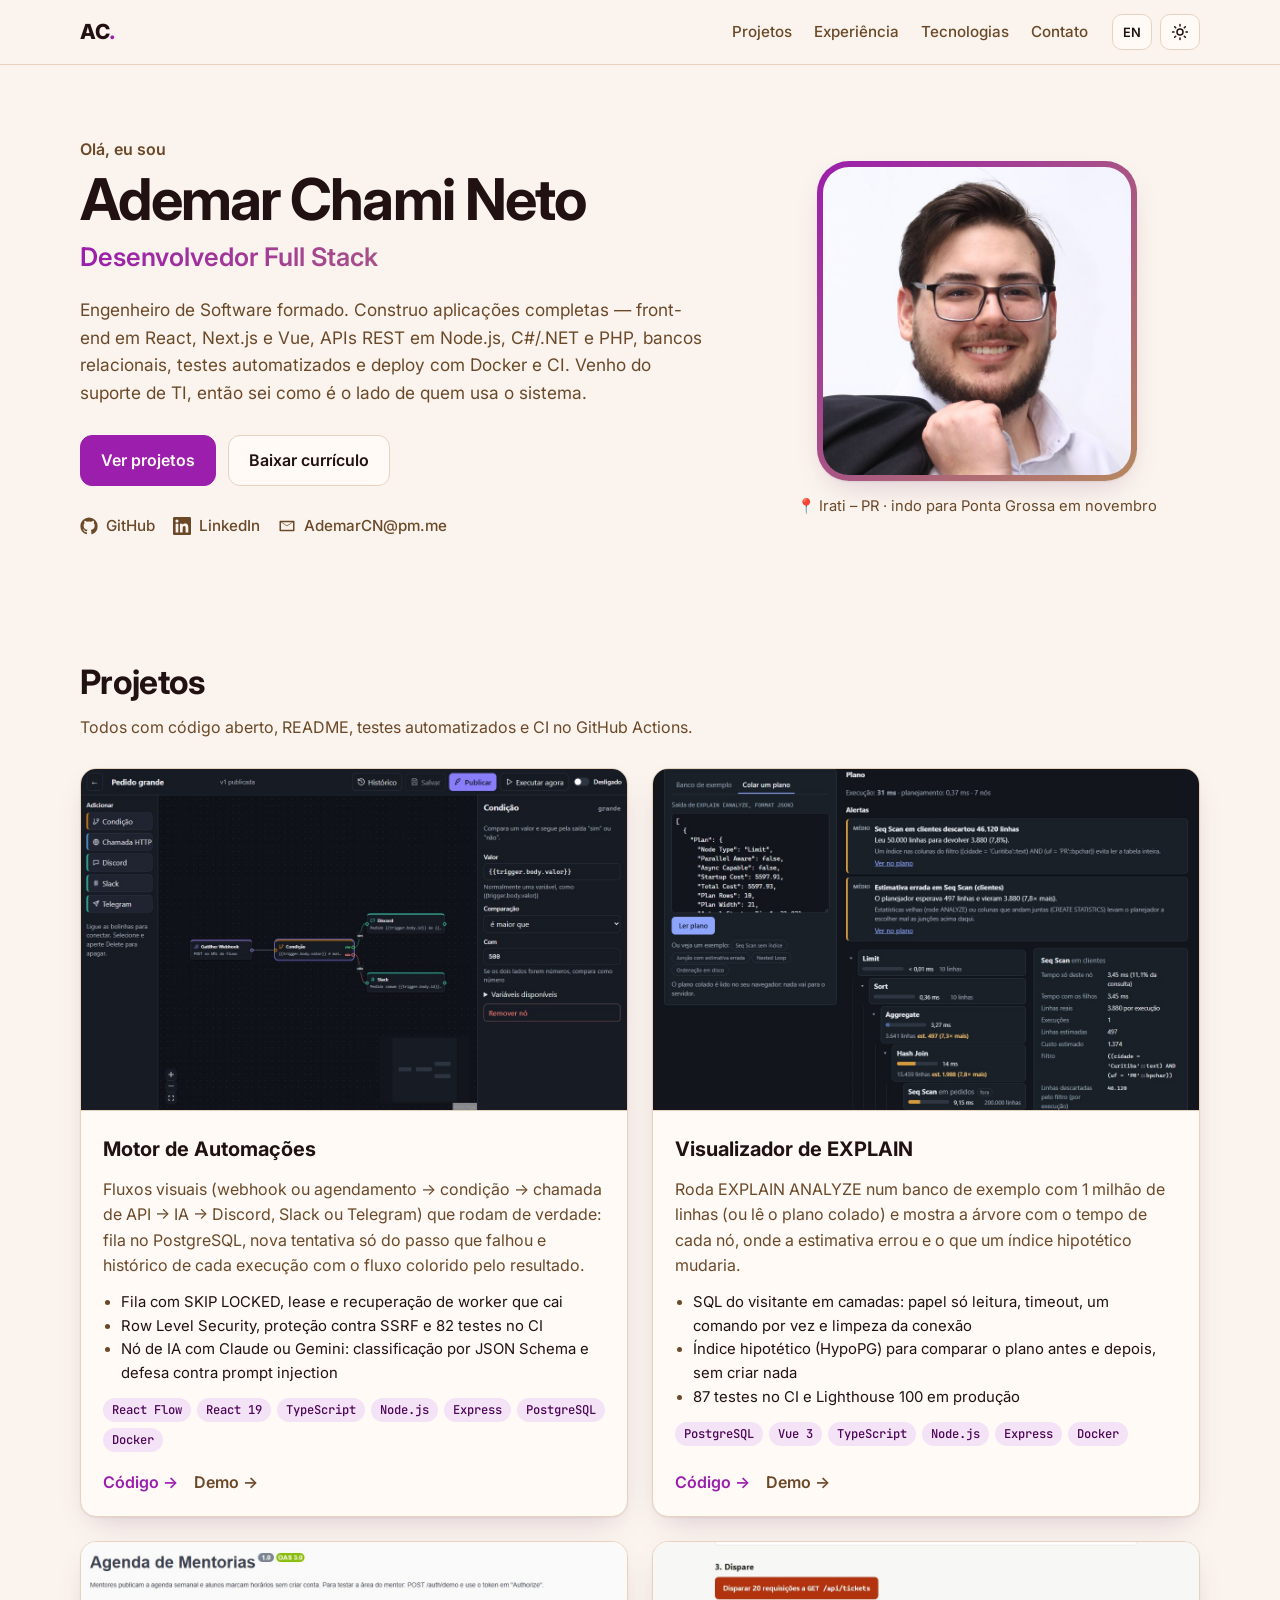
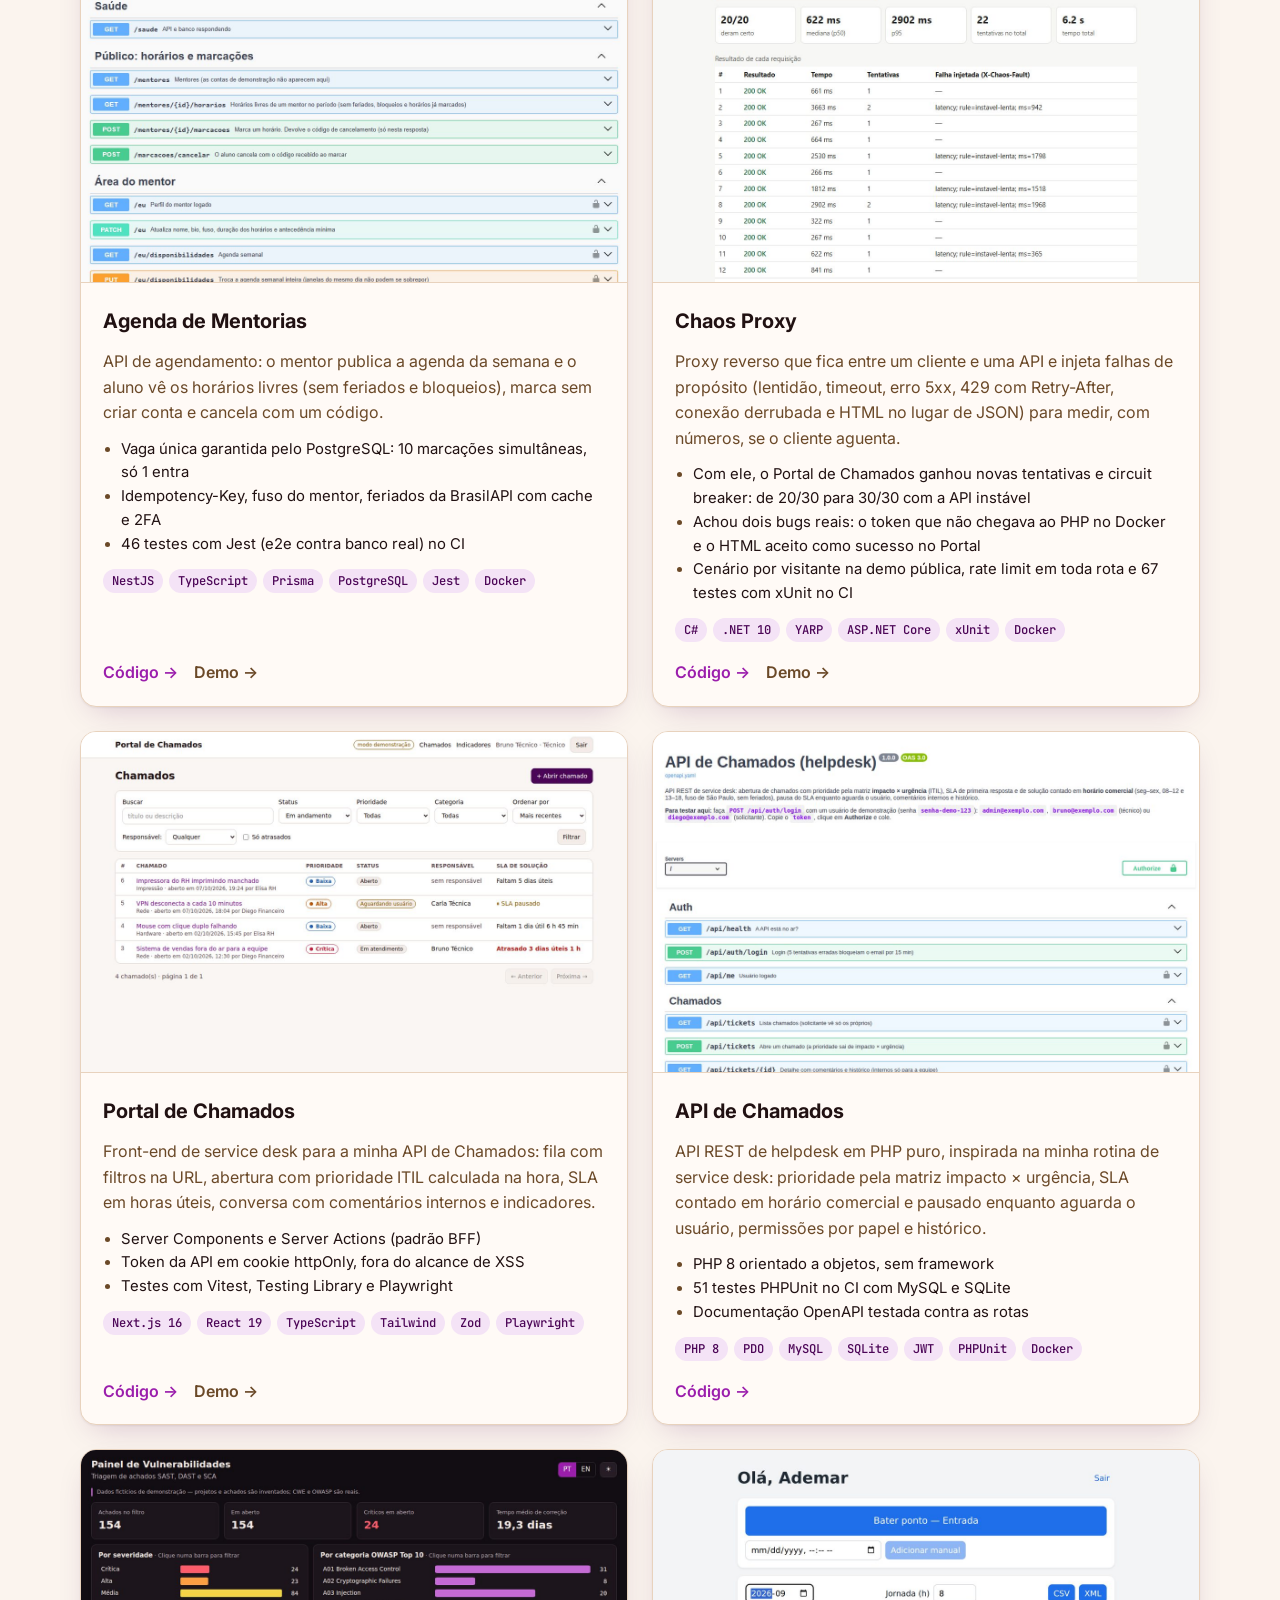
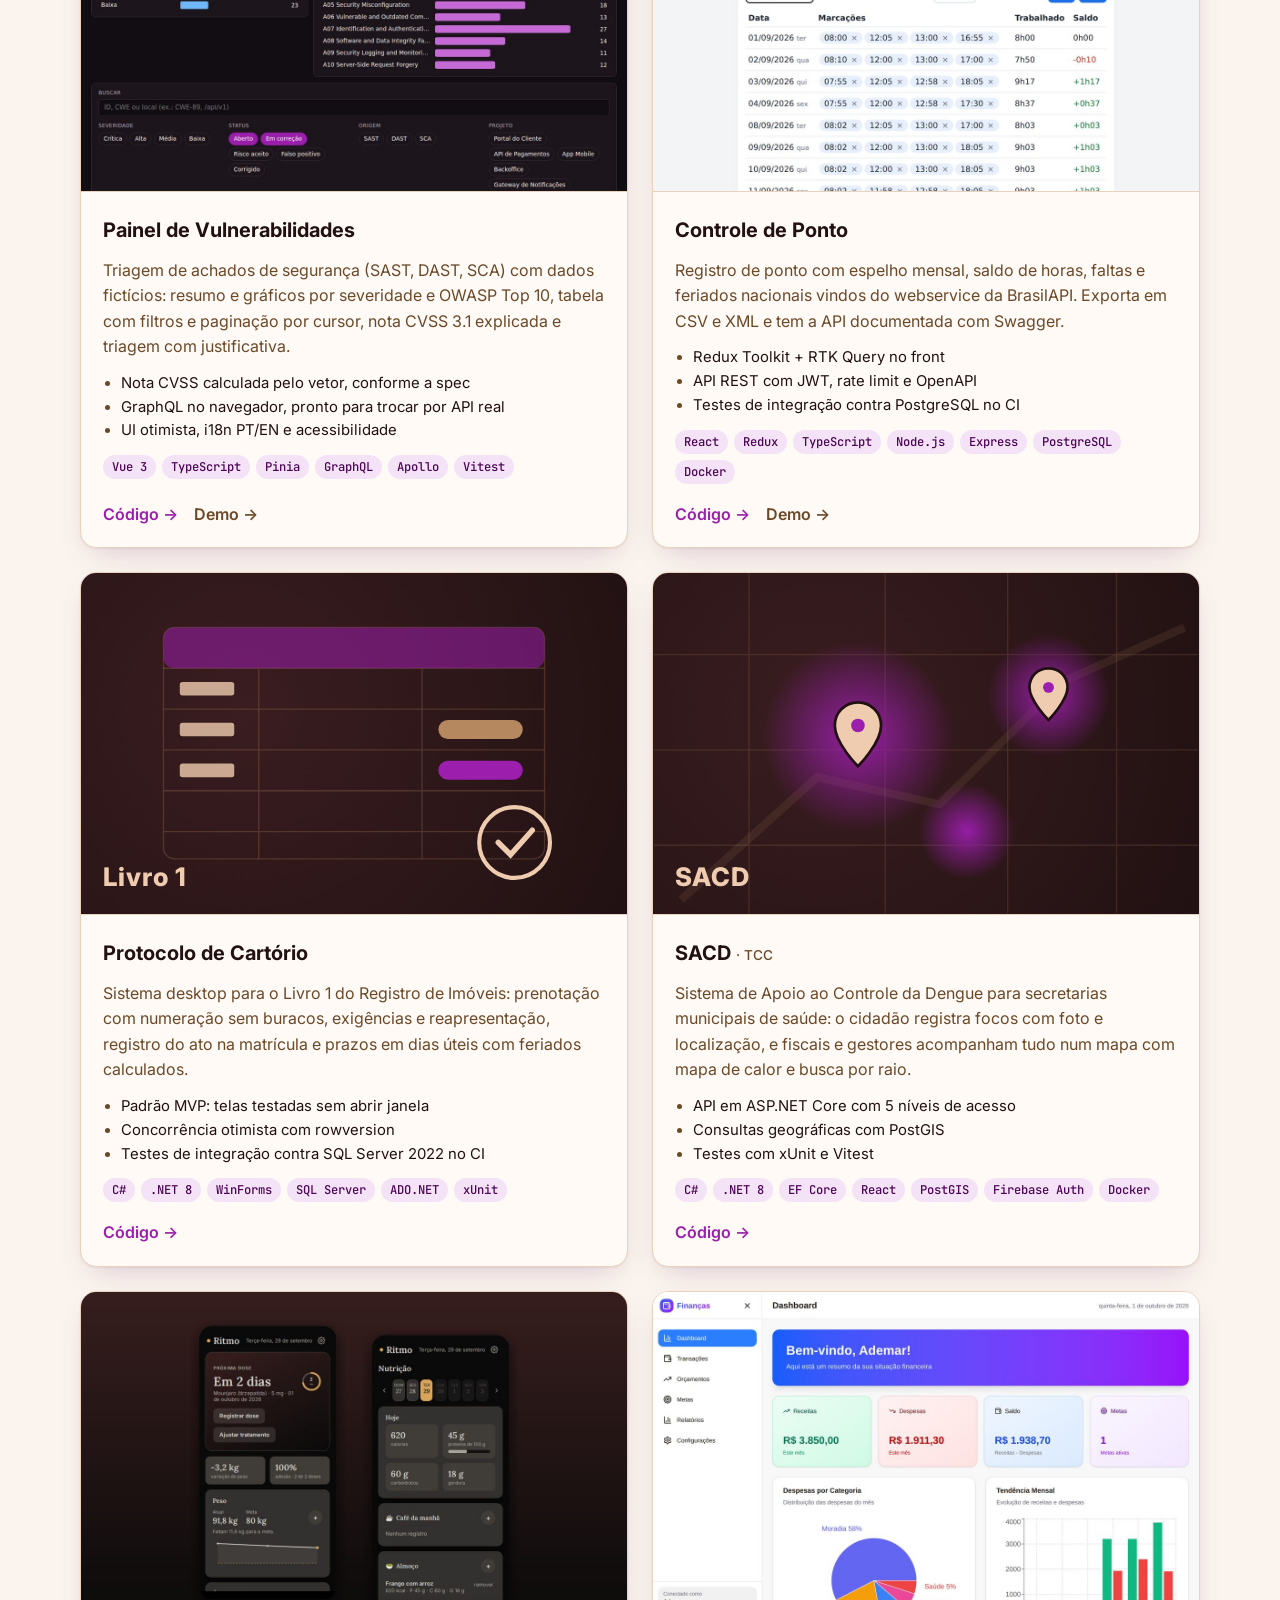
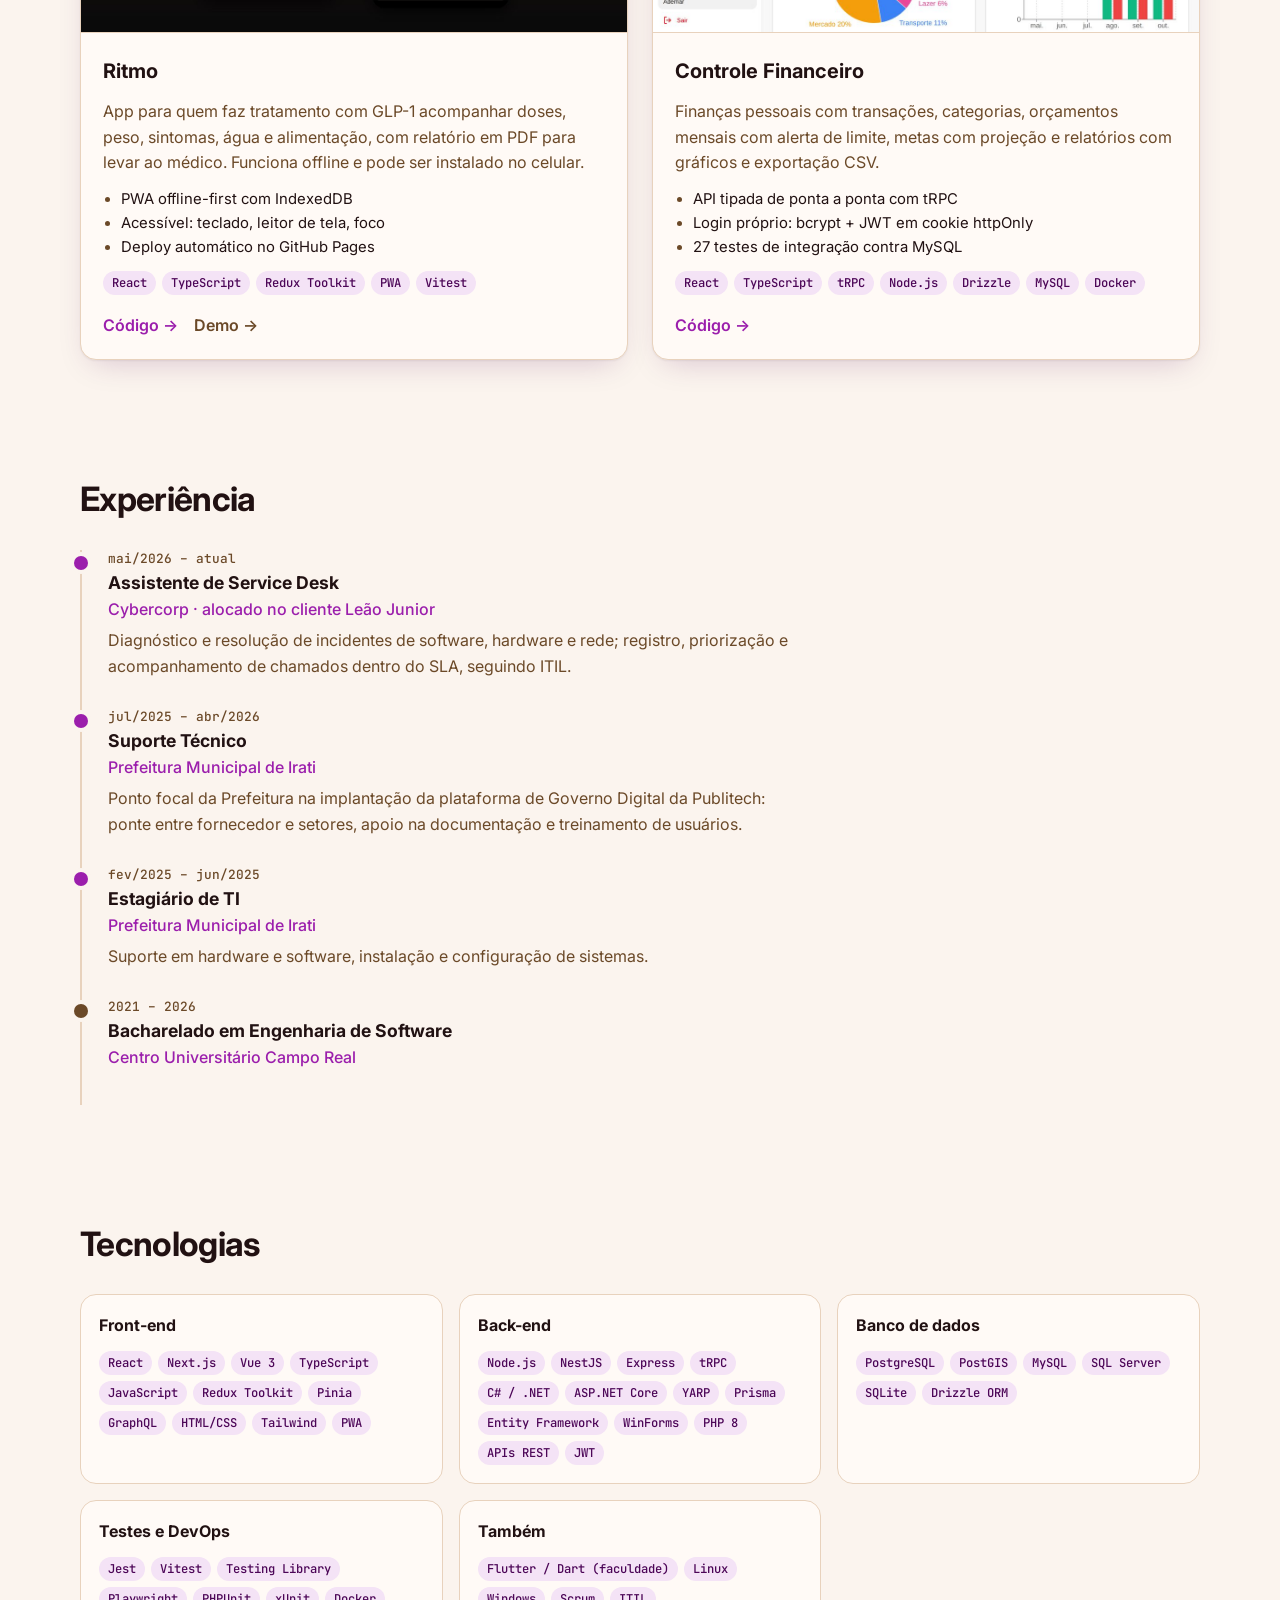
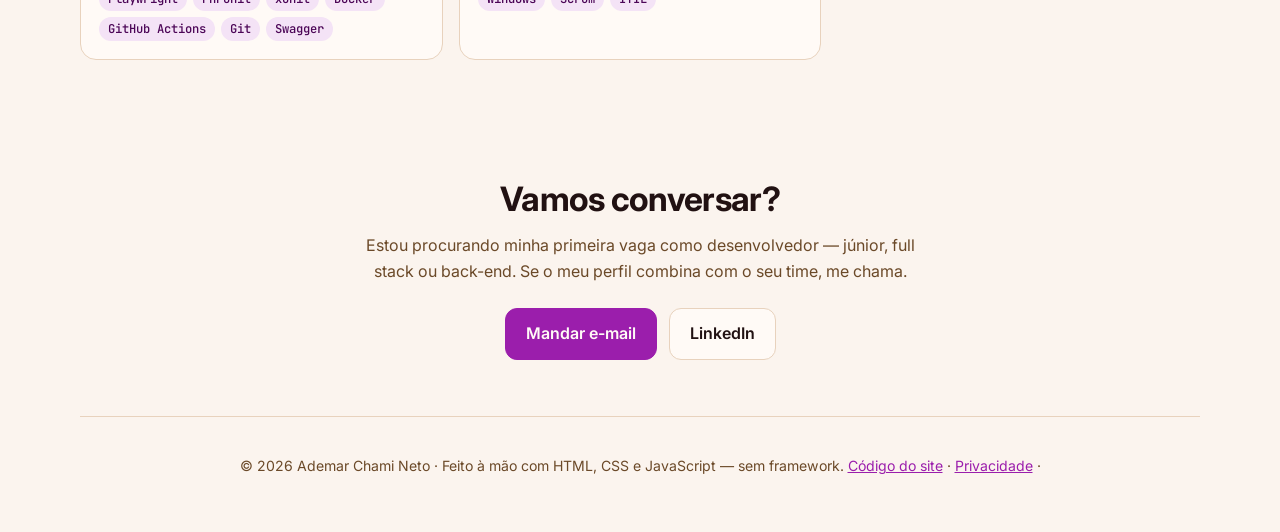
<file: index.html>
<!doctype html>
<html lang="pt-BR">
<head>
  <meta charset="UTF-8" />
  <meta name="viewport" content="width=device-width, initial-scale=1" />
  <title>Ademar Chami Neto — Desenvolvedor Full Stack</title>
  <meta name="description" content="Portfólio de Ademar Chami Neto, desenvolvedor full stack (React, Next.js, Vue, Node.js, C#/.NET, PHP e PostgreSQL). Projetos com código, testes e demos online." />
  <meta name="author" content="Ademar Chami Neto" />
  <meta name="robots" content="index, follow, max-image-preview:large" />
  <link rel="canonical" href="https://ademarchamineto.github.io/" />
  <!-- Search Console: cole aqui a meta de verificação, ex.:
  <meta name="google-site-verification" content="SEU-CODIGO" /> -->

  <!-- Open Graph / redes sociais -->
  <meta property="og:type" content="website" />
  <meta property="og:site_name" content="Ademar Chami Neto" />
  <meta property="og:locale" content="pt_BR" />
  <meta property="og:locale:alternate" content="en_US" />
  <meta property="og:url" content="https://ademarchamineto.github.io/" />
  <meta property="og:title" content="Ademar Chami Neto — Desenvolvedor Full Stack" />
  <meta property="og:description" content="12 projetos com React, Next.js, Vue, NestJS, Node.js, C#/.NET, PHP e PostgreSQL — com código, testes e demos online." />
  <meta property="og:image" content="https://ademarchamineto.github.io/assets/og-image.jpg" />
  <meta property="og:image:width" content="1200" />
  <meta property="og:image:height" content="630" />
  <meta property="og:image:alt" content="Ademar Chami Neto, desenvolvedor full stack" />
  <meta name="twitter:card" content="summary_large_image" />
  <meta name="twitter:title" content="Ademar Chami Neto — Desenvolvedor Full Stack" />
  <meta name="twitter:description" content="Projetos com código, testes e demos online." />
  <meta name="twitter:image" content="https://ademarchamineto.github.io/assets/og-image.jpg" />

  <!-- Ícones -->
  <meta name="theme-color" content="#211112" />
  <link rel="icon" href="favicon.ico" sizes="48x48" />
  <link rel="icon" href="assets/favicon.svg" type="image/svg+xml" />
  <link rel="apple-touch-icon" href="assets/apple-touch-icon.png" />
  <link rel="manifest" href="manifest.webmanifest" />

  <script type="application/ld+json">
{
  "@context": "https://schema.org",
  "@graph": [
    {
      "@type": "Person",
      "@id": "https://ademarchamineto.github.io/#pessoa",
      "name": "Ademar Chami Neto",
      "url": "https://ademarchamineto.github.io/",
      "image": "https://ademarchamineto.github.io/assets/foto.jpg",
      "jobTitle": "Desenvolvedor Full Stack",
      "email": "mailto:AdemarCN@pm.me",
      "address": {
        "@type": "PostalAddress",
        "addressRegion": "PR",
        "addressCountry": "BR"
      },
      "alumniOf": {
        "@type": "CollegeOrUniversity",
        "name": "Centro Universitário Campo Real"
      },
      "knowsAbout": [
        "React",
        "Next.js",
        "Vue",
        "TypeScript",
        "Node.js",
        "C#",
        ".NET",
        "PHP",
        "PostgreSQL",
        "SQL Server",
        "Docker"
      ],
      "sameAs": [
        "https://github.com/AdemarChamiNeto",
        "https://www.linkedin.com/in/ademar-chami-neto"
      ]
    },
    {
      "@type": "WebSite",
      "@id": "https://ademarchamineto.github.io/#site",
      "url": "https://ademarchamineto.github.io/",
      "name": "Ademar Chami Neto — Portfólio",
      "inLanguage": [
        "pt-BR",
        "en"
      ],
      "author": {
        "@id": "https://ademarchamineto.github.io/#pessoa"
      }
    },
    {
      "@type": "ItemList",
      "name": "Projetos",
      "itemListElement": [
        {
          "@type": "ListItem",
          "position": 1,
          "item": {
            "@type": "SoftwareSourceCode",
            "name": "Motor de Automações",
            "description": "Fluxos de automação visuais em React Flow executados por uma fila no PostgreSQL, com retries, agendamento, RLS por workspace, nó de IA (Claude ou Gemini) e histórico de cada passo.",
            "codeRepository": "https://github.com/AdemarChamiNeto/motor-automacoes",
            "programmingLanguage": [
              "React",
              "TypeScript",
              "Node.js",
              "PostgreSQL"
            ],
            "author": {
              "@id": "https://ademarchamineto.github.io/#pessoa"
            },
            "url": "https://motor-automacoes.onrender.com/"
          }
        },
        {
          "@type": "ListItem",
          "position": 2,
          "item": {
            "@type": "SoftwareSourceCode",
            "name": "Visualizador de EXPLAIN",
            "description": "Visualizador de planos de execução do PostgreSQL: EXPLAIN ANALYZE num banco de exemplo, alertas, tempo próprio de cada nó e índice hipotético (HypoPG).",
            "codeRepository": "https://github.com/AdemarChamiNeto/visualizador-explain",
            "programmingLanguage": [
              "PostgreSQL",
              "Vue",
              "TypeScript",
              "Node.js"
            ],
            "author": {
              "@id": "https://ademarchamineto.github.io/#pessoa"
            },
            "url": "https://visualizador-explain.onrender.com/"
          }
        },
        {
          "@type": "ListItem",
          "position": 3,
          "item": {
            "@type": "SoftwareSourceCode",
            "name": "Agenda de Mentorias",
            "description": "API de agendamento em NestJS + Prisma + PostgreSQL: horários livres sem feriados, marcação sem conta com código de cancelamento, vaga única garantida pelo banco, 2FA e Swagger.",
            "codeRepository": "https://github.com/AdemarChamiNeto/agenda-mentorias",
            "programmingLanguage": [
              "TypeScript",
              "NestJS",
              "Prisma",
              "PostgreSQL"
            ],
            "author": {
              "@id": "https://ademarchamineto.github.io/#pessoa"
            },
            "url": "https://agenda-mentorias.onrender.com/docs"
          }
        },
        {
          "@type": "ListItem",
          "position": 4,
          "item": {
            "@type": "SoftwareSourceCode",
            "name": "Chaos Proxy",
            "description": "Proxy reverso em .NET 10 + YARP que injeta falhas de propósito (lentidão, timeout, 5xx, 429 com Retry-After, conexão derrubada, HTML no lugar de JSON) para medir se o cliente aguenta.",
            "codeRepository": "https://github.com/AdemarChamiNeto/chaos-proxy",
            "programmingLanguage": [
              "C#",
              ".NET",
              "ASP.NET Core",
              "YARP"
            ],
            "author": {
              "@id": "https://ademarchamineto.github.io/#pessoa"
            },
            "url": "https://chaos-proxy.onrender.com/"
          }
        },
        {
          "@type": "ListItem",
          "position": 5,
          "item": {
            "@type": "SoftwareSourceCode",
            "name": "Portal de Chamados",
            "description": "Front-end em Next.js 16 para uma API de help desk, com BFF, cookie httpOnly e testes E2E.",
            "codeRepository": "https://github.com/AdemarChamiNeto/portal-chamados",
            "programmingLanguage": [
              "Next.js",
              "React",
              "TypeScript"
            ],
            "author": {
              "@id": "https://ademarchamineto.github.io/#pessoa"
            },
            "url": "https://portal-chamados-swart.vercel.app/"
          }
        },
        {
          "@type": "ListItem",
          "position": 6,
          "item": {
            "@type": "SoftwareSourceCode",
            "name": "API de Chamados",
            "description": "API REST de help desk em PHP 8 sem framework, com SLA em horas úteis e PHPUnit.",
            "codeRepository": "https://github.com/AdemarChamiNeto/api-chamados",
            "programmingLanguage": [
              "PHP",
              "MySQL",
              "REST"
            ],
            "author": {
              "@id": "https://ademarchamineto.github.io/#pessoa"
            }
          }
        },
        {
          "@type": "ListItem",
          "position": 7,
          "item": {
            "@type": "SoftwareSourceCode",
            "name": "Painel de Vulnerabilidades",
            "description": "Painel de achados de segurança em Vue 3 com GraphQL e cálculo de CVSS.",
            "codeRepository": "https://github.com/AdemarChamiNeto/painel-vulnerabilidades",
            "programmingLanguage": [
              "Vue 3",
              "GraphQL",
              "Pinia"
            ],
            "author": {
              "@id": "https://ademarchamineto.github.io/#pessoa"
            },
            "url": "https://ademarchamineto.github.io/painel-vulnerabilidades/"
          }
        },
        {
          "@type": "ListItem",
          "position": 8,
          "item": {
            "@type": "SoftwareSourceCode",
            "name": "Controle de Ponto",
            "description": "Registro de ponto com espelho mensal, feriados da BrasilAPI e API documentada com Swagger.",
            "codeRepository": "https://github.com/AdemarChamiNeto/controle-ponto",
            "programmingLanguage": [
              "React",
              "Redux Toolkit",
              "Node.js",
              "PostgreSQL"
            ],
            "author": {
              "@id": "https://ademarchamineto.github.io/#pessoa"
            },
            "url": "https://controle-ponto-jvo5.onrender.com"
          }
        },
        {
          "@type": "ListItem",
          "position": 9,
          "item": {
            "@type": "SoftwareSourceCode",
            "name": "Protocolo de Cartório",
            "description": "Sistema desktop em C# WinForms (MVP) com SQL Server para o protocolo de Registro de Imóveis.",
            "codeRepository": "https://github.com/AdemarChamiNeto/protocolo-cartorio",
            "programmingLanguage": [
              "C#",
              ".NET 8",
              "SQL Server"
            ],
            "author": {
              "@id": "https://ademarchamineto.github.io/#pessoa"
            }
          }
        },
        {
          "@type": "ListItem",
          "position": 10,
          "item": {
            "@type": "SoftwareSourceCode",
            "name": "SACD",
            "description": "TCC: sistema de apoio ao controle da dengue com mapa, PostGIS e controle de acesso por papel.",
            "codeRepository": "https://github.com/AdemarChamiNeto/sacd",
            "programmingLanguage": [
              "React",
              ".NET 8",
              "PostGIS"
            ],
            "author": {
              "@id": "https://ademarchamineto.github.io/#pessoa"
            }
          }
        },
        {
          "@type": "ListItem",
          "position": 11,
          "item": {
            "@type": "SoftwareSourceCode",
            "name": "Ritmo",
            "description": "PWA em React + TypeScript para acompanhamento de rotina de tratamento.",
            "codeRepository": "https://github.com/AdemarChamiNeto/ritmo",
            "programmingLanguage": [
              "React",
              "TypeScript",
              "PWA"
            ],
            "author": {
              "@id": "https://ademarchamineto.github.io/#pessoa"
            },
            "url": "https://ademarchamineto.github.io/ritmo/"
          }
        },
        {
          "@type": "ListItem",
          "position": 12,
          "item": {
            "@type": "SoftwareSourceCode",
            "name": "Controle Financeiro",
            "description": "Controle financeiro pessoal em React e Node com login próprio (bcrypt + JWT).",
            "codeRepository": "https://github.com/AdemarChamiNeto/controle-financeiro",
            "programmingLanguage": [
              "React",
              "Node.js",
              "MySQL"
            ],
            "author": {
              "@id": "https://ademarchamineto.github.io/#pessoa"
            }
          }
        }
      ]
    }
  ]
}
  </script>
  <link rel="preconnect" href="https://fonts.googleapis.com" />
  <link rel="preconnect" href="https://fonts.gstatic.com" crossorigin />
  <link href="https://fonts.googleapis.com/css2?family=Inter:wght@400;500;600;700;800&family=JetBrains+Mono:wght@500&display=swap" rel="stylesheet" />
  <link rel="stylesheet" href="styles.css" />
</head>
<body>
  <a class="skip" href="#projetos" data-i18n="skip">Pular para os projetos</a>

  <header class="nav">
    <div class="container nav-inner">
      <a class="logo" href="#topo" aria-label="Início">AC<span>.</span></a>
      <nav aria-label="Seções">
        <a href="#projetos" data-i18n="nav.projects">Projetos</a>
        <a href="#experiencia" data-i18n="nav.experience">Experiência</a>
        <a href="#tecnologias" data-i18n="nav.skills">Tecnologias</a>
        <a href="#contato" data-i18n="nav.contact">Contato</a>
      </nav>
      <div class="nav-actions">
        <button class="lang" id="lang-toggle" type="button" aria-label="Mudar idioma / Change language">EN</button>
        <button class="theme" id="theme-toggle" type="button" aria-label="Alternar tema claro/escuro">
          <svg class="i-sun" viewBox="0 0 24 24" aria-hidden="true"><circle cx="12" cy="12" r="4"/><path d="M12 2v2M12 20v2M4.9 4.9l1.4 1.4M17.7 17.7l1.4 1.4M2 12h2M20 12h2M4.9 19.1l1.4-1.4M17.7 6.3l1.4-1.4"/></svg>
          <svg class="i-moon" viewBox="0 0 24 24" aria-hidden="true"><path d="M21 12.8A9 9 0 1 1 11.2 3a7 7 0 0 0 9.8 9.8z"/></svg>
        </button>
      </div>
    </div>
  </header>

  <main id="topo">
    <!-- HERO -->
    <section class="hero container">
      <div class="hero-text">
        <p class="eyebrow" data-i18n="hero.eyebrow">Olá, eu sou</p>
        <h1>Ademar Chami Neto</h1>
        <p class="role" data-i18n="hero.role">Desenvolvedor Full Stack</p>
        <p class="lead" data-i18n="hero.lead">Engenheiro de Software formado. Construo aplicações completas — front-end em React, Next.js e Vue, APIs REST em Node.js, C#/.NET e PHP, bancos relacionais, testes automatizados e deploy com Docker e CI. Venho do suporte de TI, então sei como é o lado de quem usa o sistema.</p>
        <div class="cta">
          <a class="btn primary" href="#projetos" data-i18n="hero.cta.projects">Ver projetos</a>
          <a class="btn" href="assets/curriculo-ademar-chami-neto.pdf" target="_blank" rel="noopener" data-i18n="hero.cta.cv">Baixar currículo</a>
        </div>
        <ul class="social" aria-label="Redes">
          <li><a href="https://github.com/AdemarChamiNeto" target="_blank" rel="noopener" aria-label="GitHub">
            <svg viewBox="0 0 24 24" aria-hidden="true"><path d="M12 .5A11.5 11.5 0 0 0 .5 12a11.5 11.5 0 0 0 7.9 10.9c.6.1.8-.2.8-.6v-2c-3.2.7-3.9-1.5-3.9-1.5-.5-1.3-1.3-1.7-1.3-1.7-1-.7.1-.7.1-.7 1.2.1 1.8 1.2 1.8 1.2 1 1.8 2.8 1.3 3.5 1 .1-.8.4-1.3.7-1.6-2.6-.3-5.3-1.3-5.3-5.7 0-1.3.5-2.3 1.2-3.1-.1-.3-.5-1.5.1-3.1 0 0 1-.3 3.2 1.2a11 11 0 0 1 5.8 0c2.2-1.5 3.2-1.2 3.2-1.2.6 1.6.2 2.8.1 3.1.8.8 1.2 1.9 1.2 3.1 0 4.4-2.7 5.4-5.3 5.7.4.4.8 1.1.8 2.2v3.3c0 .3.2.7.8.6A11.5 11.5 0 0 0 23.5 12 11.5 11.5 0 0 0 12 .5z"/></svg>
            GitHub</a></li>
          <li><a href="https://www.linkedin.com/in/ademar-chami-neto" target="_blank" rel="noopener" aria-label="LinkedIn">
            <svg viewBox="0 0 24 24" aria-hidden="true"><path d="M20.4 20.5h-3.6v-5.6c0-1.3 0-3-1.8-3s-2.1 1.4-2.1 2.9v5.7H9.3V9h3.4v1.6c.5-.9 1.6-1.8 3.4-1.8 3.6 0 4.3 2.4 4.3 5.5v6.2zM5.3 7.4a2.1 2.1 0 1 1 0-4.2 2.1 2.1 0 0 1 0 4.2zM7.1 20.5H3.5V9h3.6v11.5zM22.2 0H1.8C.8 0 0 .8 0 1.7v20.6c0 .9.8 1.7 1.8 1.7h20.4c1 0 1.8-.8 1.8-1.7V1.7C24 .8 23.2 0 22.2 0z"/></svg>
            LinkedIn</a></li>
          <li><a href="mailto:AdemarCN@pm.me" aria-label="E-mail">
            <svg viewBox="0 0 24 24" aria-hidden="true"><path d="M3 5h18a1 1 0 0 1 1 1v12a1 1 0 0 1-1 1H3a1 1 0 0 1-1-1V6a1 1 0 0 1 1-1zm9 7.2L4 7.1V17h16V7.1l-8 5.1zM5.2 7l6.8 4.3L18.8 7H5.2z"/></svg>
            AdemarCN@pm.me</a></li>
        </ul>
      </div>
      <div class="hero-photo">
        <!-- Coloque sua foto em assets/foto.jpg (quadrada, ~600x600). Sem ela, aparecem as iniciais. -->
        <div class="photo-frame">
          <img src="assets/foto.jpg" alt="Foto de Ademar Chami Neto" width="320" height="320" onerror="this.remove()" />
          <span class="initials" aria-hidden="true">AC</span>
        </div>
        <p class="location" data-i18n="hero.location">📍 Irati – PR · indo para Ponta Grossa em novembro</p>
      </div>
    </section>

    <!-- PROJETOS -->
    <section id="projetos" class="section container">
      <h2 data-i18n="projects.title">Projetos</h2>
      <p class="section-sub" data-i18n="projects.sub">Todos com código aberto, README, testes automatizados e CI no GitHub Actions.</p>

      <div class="projects">
        <!-- Motor de Automações -->
        <article class="project">
          <a class="shot" href="https://motor-automacoes.onrender.com/" target="_blank" rel="noopener">
            <img src="assets/projects/motor.jpg" alt="Editor visual do Motor de Automações com gatilho de webhook, condição com saídas sim e não, Discord e Slack" loading="lazy" width="1200" height="750" />
          </a>
          <div class="project-body">
            <h3>Motor de Automações</h3>
            <p data-i18n="p.motor.desc">Fluxos visuais (webhook ou agendamento → condição → chamada de API → IA → Discord, Slack ou Telegram) que rodam de verdade: fila no PostgreSQL, nova tentativa só do passo que falhou e histórico de cada execução com o fluxo colorido pelo resultado.</p>
            <ul class="highlights">
              <li data-i18n="p.motor.h1">Fila com SKIP LOCKED, lease e recuperação de worker que cai</li>
              <li data-i18n="p.motor.h2">Row Level Security, proteção contra SSRF e 82 testes no CI</li>
              <li data-i18n="p.motor.h3">Nó de IA com Claude ou Gemini: classificação por JSON Schema e defesa contra prompt injection</li>
            </ul>
            <ul class="tags"><li>React Flow</li><li>React 19</li><li>TypeScript</li><li>Node.js</li><li>Express</li><li>PostgreSQL</li><li>Docker</li></ul>
            <div class="links">
              <a href="https://github.com/AdemarChamiNeto/motor-automacoes" target="_blank" rel="noopener" data-i18n="links.code">Código</a>
              <a class="demo" href="https://motor-automacoes.onrender.com/" target="_blank" rel="noopener" data-i18n="links.demo">Demo</a>
            </div>
          </div>
        </article>

        <!-- Visualizador de EXPLAIN -->
        <article class="project">
          <a class="shot" href="https://visualizador-explain.onrender.com/#exemplo=juncao" target="_blank" rel="noopener">
            <img src="assets/projects/explain.jpg" alt="Visualizador de EXPLAIN com alertas de Seq Scan e de estimativa errada, a árvore do plano com o tempo de cada nó e o painel do nó selecionado" loading="lazy" width="1200" height="750" />
          </a>
          <div class="project-body">
            <h3>Visualizador de EXPLAIN</h3>
            <p data-i18n="p.explain.desc">Roda EXPLAIN ANALYZE num banco de exemplo com 1 milhão de linhas (ou lê o plano colado) e mostra a árvore com o tempo de cada nó, onde a estimativa errou e o que um índice hipotético mudaria.</p>
            <ul class="highlights">
              <li data-i18n="p.explain.h1">SQL do visitante em camadas: papel só leitura, timeout, um comando por vez e limpeza da conexão</li>
              <li data-i18n="p.explain.h2">Índice hipotético (HypoPG) para comparar o plano antes e depois, sem criar nada</li>
              <li data-i18n="p.explain.h3">87 testes no CI e Lighthouse 100 em produção</li>
            </ul>
            <ul class="tags"><li>PostgreSQL</li><li>Vue 3</li><li>TypeScript</li><li>Node.js</li><li>Express</li><li>Docker</li></ul>
            <div class="links">
              <a href="https://github.com/AdemarChamiNeto/visualizador-explain" target="_blank" rel="noopener" data-i18n="links.code">Código</a>
              <a class="demo" href="https://visualizador-explain.onrender.com/" target="_blank" rel="noopener" data-i18n="links.demo">Demo</a>
            </div>
          </div>
        </article>

        <!-- Agenda de Mentorias -->
        <article class="project">
          <a class="shot" href="https://agenda-mentorias.onrender.com/docs" target="_blank" rel="noopener">
            <img src="assets/projects/agenda.jpg" alt="Documentação Swagger da Agenda de Mentorias: rotas públicas de horários, marcação e cancelamento e a área do mentor" loading="lazy" width="1200" height="750" />
          </a>
          <div class="project-body">
            <h3>Agenda de Mentorias</h3>
            <p data-i18n="p.agenda.desc">API de agendamento: o mentor publica a agenda da semana e o aluno vê os horários livres (sem feriados e bloqueios), marca sem criar conta e cancela com um código.</p>
            <ul class="highlights">
              <li data-i18n="p.agenda.h1">Vaga única garantida pelo PostgreSQL: 10 marcações simultâneas, só 1 entra</li>
              <li data-i18n="p.agenda.h2">Idempotency-Key, fuso do mentor, feriados da BrasilAPI com cache e 2FA</li>
              <li data-i18n="p.agenda.h3">46 testes com Jest (e2e contra banco real) no CI</li>
            </ul>
            <ul class="tags"><li>NestJS</li><li>TypeScript</li><li>Prisma</li><li>PostgreSQL</li><li>Jest</li><li>Docker</li></ul>
            <div class="links">
              <a href="https://github.com/AdemarChamiNeto/agenda-mentorias" target="_blank" rel="noopener" data-i18n="links.code">Código</a>
              <a class="demo" href="https://agenda-mentorias.onrender.com/docs" target="_blank" rel="noopener" data-i18n="links.demo">Demo</a>
            </div>
          </div>
        </article>

        <!-- Chaos Proxy -->
        <article class="project">
          <a class="shot" href="https://chaos-proxy.onrender.com/" target="_blank" rel="noopener">
            <img src="assets/projects/chaos.jpg" alt="Demo do Chaos Proxy no cenário API instável: o cliente resiliente acertou 20 de 20 requisições com 22 tentativas, e cada falha injetada aparece marcada" loading="lazy" width="1200" height="750" />
          </a>
          <div class="project-body">
            <h3>Chaos Proxy</h3>
            <p data-i18n="p.chaos.desc">Proxy reverso que fica entre um cliente e uma API e injeta falhas de propósito (lentidão, timeout, erro 5xx, 429 com Retry-After, conexão derrubada e HTML no lugar de JSON) para medir, com números, se o cliente aguenta.</p>
            <ul class="highlights">
              <li data-i18n="p.chaos.h1">Com ele, o Portal de Chamados ganhou novas tentativas e circuit breaker: de 20/30 para 30/30 com a API instável</li>
              <li data-i18n="p.chaos.h2">Achou dois bugs reais: o token que não chegava ao PHP no Docker e o HTML aceito como sucesso no Portal</li>
              <li data-i18n="p.chaos.h3">Cenário por visitante na demo pública, rate limit em toda rota e 67 testes com xUnit no CI</li>
            </ul>
            <ul class="tags"><li>C#</li><li>.NET 10</li><li>YARP</li><li>ASP.NET Core</li><li>xUnit</li><li>Docker</li></ul>
            <div class="links">
              <a href="https://github.com/AdemarChamiNeto/chaos-proxy" target="_blank" rel="noopener" data-i18n="links.code">Código</a>
              <a class="demo" href="https://chaos-proxy.onrender.com/" target="_blank" rel="noopener" data-i18n="links.demo">Demo</a>
            </div>
          </div>
        </article>

        <!-- Portal de Chamados -->
        <article class="project">
          <a class="shot" href="https://portal-chamados-swart.vercel.app/" target="_blank" rel="noopener">
            <img src="assets/projects/portal.jpg" alt="Fila de chamados do portal com filtros, prioridade e SLA" loading="lazy" width="1200" height="750" />
          </a>
          <div class="project-body">
            <h3>Portal de Chamados</h3>
            <p data-i18n="p.portal.desc">Front-end de service desk para a minha API de Chamados: fila com filtros na URL, abertura com prioridade ITIL calculada na hora, SLA em horas úteis, conversa com comentários internos e indicadores.</p>
            <ul class="highlights">
              <li data-i18n="p.portal.h1">Server Components e Server Actions (padrão BFF)</li>
              <li data-i18n="p.portal.h2">Token da API em cookie httpOnly, fora do alcance de XSS</li>
              <li data-i18n="p.portal.h3">Testes com Vitest, Testing Library e Playwright</li>
            </ul>
            <ul class="tags"><li>Next.js 16</li><li>React 19</li><li>TypeScript</li><li>Tailwind</li><li>Zod</li><li>Playwright</li></ul>
            <div class="links">
              <a href="https://github.com/AdemarChamiNeto/portal-chamados" target="_blank" rel="noopener" data-i18n="links.code">Código</a>
              <a class="demo" href="https://portal-chamados-swart.vercel.app/" target="_blank" rel="noopener" data-i18n="links.demo">Demo</a>
            </div>
          </div>
        </article>

        <!-- API de Chamados -->
        <article class="project">
          <a class="shot" href="https://github.com/AdemarChamiNeto/api-chamados" target="_blank" rel="noopener">
            <img src="assets/projects/api-chamados.jpg" alt="Documentação Swagger da API de Chamados" loading="lazy" width="1200" height="750" />
          </a>
          <div class="project-body">
            <h3>API de Chamados</h3>
            <p data-i18n="p.api.desc">API REST de helpdesk em PHP puro, inspirada na minha rotina de service desk: prioridade pela matriz impacto × urgência, SLA contado em horário comercial e pausado enquanto aguarda o usuário, permissões por papel e histórico.</p>
            <ul class="highlights">
              <li data-i18n="p.api.h1">PHP 8 orientado a objetos, sem framework</li>
              <li data-i18n="p.api.h2">51 testes PHPUnit no CI com MySQL e SQLite</li>
              <li data-i18n="p.api.h3">Documentação OpenAPI testada contra as rotas</li>
            </ul>
            <ul class="tags"><li>PHP 8</li><li>PDO</li><li>MySQL</li><li>SQLite</li><li>JWT</li><li>PHPUnit</li><li>Docker</li></ul>
            <div class="links">
              <a href="https://github.com/AdemarChamiNeto/api-chamados" target="_blank" rel="noopener" data-i18n="links.code">Código</a>
            </div>
          </div>
        </article>

        <!-- Painel de Vulnerabilidades -->
        <article class="project">
          <a class="shot" href="https://ademarchamineto.github.io/painel-vulnerabilidades/" target="_blank" rel="noopener">
            <img src="assets/projects/painel.jpg" alt="Painel com resumo, gráficos por severidade e OWASP e tabela de achados" loading="lazy" width="1200" height="750" />
          </a>
          <div class="project-body">
            <h3>Painel de Vulnerabilidades</h3>
            <p data-i18n="p.painel.desc">Triagem de achados de segurança (SAST, DAST, SCA) com dados fictícios: resumo e gráficos por severidade e OWASP Top 10, tabela com filtros e paginação por cursor, nota CVSS 3.1 explicada e triagem com justificativa.</p>
            <ul class="highlights">
              <li data-i18n="p.painel.h1">Nota CVSS calculada pelo vetor, conforme a spec</li>
              <li data-i18n="p.painel.h2">GraphQL no navegador, pronto para trocar por API real</li>
              <li data-i18n="p.painel.h3">UI otimista, i18n PT/EN e acessibilidade</li>
            </ul>
            <ul class="tags"><li>Vue 3</li><li>TypeScript</li><li>Pinia</li><li>GraphQL</li><li>Apollo</li><li>Vitest</li></ul>
            <div class="links">
              <a href="https://github.com/AdemarChamiNeto/painel-vulnerabilidades" target="_blank" rel="noopener" data-i18n="links.code">Código</a>
              <a class="demo" href="https://ademarchamineto.github.io/painel-vulnerabilidades/" target="_blank" rel="noopener" data-i18n="links.demo">Demo</a>
            </div>
          </div>
        </article>

        <!-- Controle de Ponto -->
        <article class="project">
          <a class="shot" href="https://github.com/AdemarChamiNeto/controle-ponto" target="_blank" rel="noopener">
            <img src="assets/projects/ponto.jpg" alt="Tela do Controle de Ponto com o espelho do mês" loading="lazy" width="1200" height="750" />
          </a>
          <div class="project-body">
            <h3>Controle de Ponto</h3>
            <p data-i18n="p.ponto.desc">Registro de ponto com espelho mensal, saldo de horas, faltas e feriados nacionais vindos do webservice da BrasilAPI. Exporta em CSV e XML e tem a API documentada com Swagger.</p>
            <ul class="highlights">
              <li data-i18n="p.ponto.h1">Redux Toolkit + RTK Query no front</li>
              <li data-i18n="p.ponto.h2">API REST com JWT, rate limit e OpenAPI</li>
              <li data-i18n="p.ponto.h3">Testes de integração contra PostgreSQL no CI</li>
            </ul>
            <ul class="tags"><li>React</li><li>Redux</li><li>TypeScript</li><li>Node.js</li><li>Express</li><li>PostgreSQL</li><li>Docker</li></ul>
            <div class="links">
              <a href="https://github.com/AdemarChamiNeto/controle-ponto" target="_blank" rel="noopener" data-i18n="links.code">Código</a>
              <a class="demo" href="https://controle-ponto-jvo5.onrender.com" target="_blank" rel="noopener" data-i18n="links.demo">Demo</a>
            </div>
          </div>
        </article>

        <!-- Protocolo de Cartório -->
        <article class="project">
          <a class="shot sacd" href="https://github.com/AdemarChamiNeto/protocolo-cartorio" target="_blank" rel="noopener" aria-label="Protocolo de Cartório no GitHub">
            <div class="sacd-art" aria-hidden="true">
              <svg viewBox="0 0 400 250">
                <g fill="none" stroke="currentColor" stroke-opacity=".25">
                  <rect x="60" y="40" width="280" height="170" rx="8"/>
                  <path d="M60 70h280M60 100h280M60 130h280M60 160h280M60 190h280M130 70v140M250 70v140"/>
                </g>
                <rect x="60" y="40" width="280" height="30" rx="8" fill="#9b1eac" fill-opacity=".55"/>
                <g fill="#efccaf" fill-opacity=".8"><rect x="72" y="80" width="40" height="10" rx="2"/><rect x="72" y="110" width="40" height="10" rx="2"/><rect x="72" y="140" width="40" height="10" rx="2"/></g>
                <rect x="262" y="108" width="62" height="14" rx="7" fill="#b6885f"/>
                <rect x="262" y="138" width="62" height="14" rx="7" fill="#9b1eac"/>
                <circle cx="318" cy="198" r="26" fill="none" stroke="#efccaf" stroke-width="3"/>
                <path d="m306 198 9 9 16-18" stroke="#efccaf" stroke-width="4" fill="none" stroke-linecap="round"/>
              </svg>
              <span>Livro 1</span>
            </div>
          </a>
          <div class="project-body">
            <h3>Protocolo de Cartório</h3>
            <p data-i18n="p.proto.desc">Sistema desktop para o Livro 1 do Registro de Imóveis: prenotação com numeração sem buracos, exigências e reapresentação, registro do ato na matrícula e prazos em dias úteis com feriados calculados.</p>
            <ul class="highlights">
              <li data-i18n="p.proto.h1">Padrão MVP: telas testadas sem abrir janela</li>
              <li data-i18n="p.proto.h2">Concorrência otimista com rowversion</li>
              <li data-i18n="p.proto.h3">Testes de integração contra SQL Server 2022 no CI</li>
            </ul>
            <ul class="tags"><li>C#</li><li>.NET 8</li><li>WinForms</li><li>SQL Server</li><li>ADO.NET</li><li>xUnit</li></ul>
            <div class="links">
              <a href="https://github.com/AdemarChamiNeto/protocolo-cartorio" target="_blank" rel="noopener" data-i18n="links.code">Código</a>
            </div>
          </div>
        </article>

        <!-- SACD -->
        <article class="project">
          <a class="shot sacd" href="https://github.com/AdemarChamiNeto/sacd" target="_blank" rel="noopener" aria-label="SACD no GitHub">
            <div class="sacd-art" aria-hidden="true">
              <svg viewBox="0 0 400 250">
                <defs><radialGradient id="h" cx="50%" cy="50%" r="50%"><stop offset="0" stop-color="#9b1eac" stop-opacity=".95"/><stop offset="1" stop-color="#9b1eac" stop-opacity="0"/></radialGradient></defs>
                <g stroke="currentColor" stroke-opacity=".18" fill="none">
                  <path d="M0 60h400M0 130h400M0 200h400M70 0v250M170 0v250M260 0v250M340 0v250"/>
                  <path d="M20 240 120 150 210 170 300 80 390 40" stroke-width="6" stroke-opacity=".12"/>
                </g>
                <circle cx="150" cy="120" r="70" fill="url(#h)"/>
                <circle cx="290" cy="90" r="45" fill="url(#h)"/>
                <circle cx="230" cy="190" r="35" fill="url(#h)"/>
                <g fill="#efccaf" stroke="#211112" stroke-width="2">
                  <path d="M150 95c-10 0-17 8-17 17 0 13 17 30 17 30s17-17 17-30c0-9-7-17-17-17z"/>
                  <path d="M290 70c-8 0-14 6-14 14 0 10 14 24 14 24s14-14 14-24c0-8-6-14-14-14z"/>
                </g>
                <circle cx="150" cy="112" r="5" fill="#9b1eac"/><circle cx="290" cy="84" r="4" fill="#9b1eac"/>
              </svg>
              <span>SACD</span>
            </div>
          </a>
          <div class="project-body">
            <h3>SACD <small data-i18n="p.sacd.tag">· TCC</small></h3>
            <p data-i18n="p.sacd.desc">Sistema de Apoio ao Controle da Dengue para secretarias municipais de saúde: o cidadão registra focos com foto e localização, e fiscais e gestores acompanham tudo num mapa com mapa de calor e busca por raio.</p>
            <ul class="highlights">
              <li data-i18n="p.sacd.h1">API em ASP.NET Core com 5 níveis de acesso</li>
              <li data-i18n="p.sacd.h2">Consultas geográficas com PostGIS</li>
              <li data-i18n="p.sacd.h3">Testes com xUnit e Vitest</li>
            </ul>
            <ul class="tags"><li>C#</li><li>.NET 8</li><li>EF Core</li><li>React</li><li>PostGIS</li><li>Firebase Auth</li><li>Docker</li></ul>
            <div class="links">
              <a href="https://github.com/AdemarChamiNeto/sacd" target="_blank" rel="noopener" data-i18n="links.code">Código</a>
            </div>
          </div>
        </article>

        <!-- Ritmo -->
        <article class="project">
          <a class="shot" href="https://ademarchamineto.github.io/ritmo/" target="_blank" rel="noopener">
            <img src="assets/projects/ritmo.jpg" alt="Duas telas do app Ritmo no celular" loading="lazy" width="1200" height="750" />
          </a>
          <div class="project-body">
            <h3>Ritmo</h3>
            <p data-i18n="p.ritmo.desc">App para quem faz tratamento com GLP-1 acompanhar doses, peso, sintomas, água e alimentação, com relatório em PDF para levar ao médico. Funciona offline e pode ser instalado no celular.</p>
            <ul class="highlights">
              <li data-i18n="p.ritmo.h1">PWA offline-first com IndexedDB</li>
              <li data-i18n="p.ritmo.h2">Acessível: teclado, leitor de tela, foco</li>
              <li data-i18n="p.ritmo.h3">Deploy automático no GitHub Pages</li>
            </ul>
            <ul class="tags"><li>React</li><li>TypeScript</li><li>Redux Toolkit</li><li>PWA</li><li>Vitest</li></ul>
            <div class="links">
              <a href="https://github.com/AdemarChamiNeto/ritmo" target="_blank" rel="noopener" data-i18n="links.code">Código</a>
              <a class="demo" href="https://ademarchamineto.github.io/ritmo/" target="_blank" rel="noopener" data-i18n="links.demo">Demo</a>
            </div>
          </div>
        </article>

        <!-- Controle Financeiro -->
        <article class="project">
          <a class="shot" href="https://github.com/AdemarChamiNeto/controle-financeiro" target="_blank" rel="noopener">
            <img src="assets/projects/financeiro.jpg" alt="Dashboard do Controle Financeiro com gráficos" loading="lazy" width="1200" height="750" />
          </a>
          <div class="project-body">
            <h3>Controle Financeiro</h3>
            <p data-i18n="p.fin.desc">Finanças pessoais com transações, categorias, orçamentos mensais com alerta de limite, metas com projeção e relatórios com gráficos e exportação CSV.</p>
            <ul class="highlights">
              <li data-i18n="p.fin.h1">API tipada de ponta a ponta com tRPC</li>
              <li data-i18n="p.fin.h2">Login próprio: bcrypt + JWT em cookie httpOnly</li>
              <li data-i18n="p.fin.h3">27 testes de integração contra MySQL</li>
            </ul>
            <ul class="tags"><li>React</li><li>TypeScript</li><li>tRPC</li><li>Node.js</li><li>Drizzle</li><li>MySQL</li><li>Docker</li></ul>
            <div class="links">
              <a href="https://github.com/AdemarChamiNeto/controle-financeiro" target="_blank" rel="noopener" data-i18n="links.code">Código</a>
            </div>
          </div>
        </article>
      </div>
    </section>

    <!-- EXPERIÊNCIA -->
    <section id="experiencia" class="section container">
      <h2 data-i18n="exp.title">Experiência</h2>
      <ol class="timeline">
        <li>
          <div class="when" data-i18n="exp.1.when">mai/2026 – atual</div>
          <h3 data-i18n="exp.1.role">Assistente de Service Desk</h3>
          <p class="where" data-i18n="exp.1.where">Cybercorp · alocado no cliente Leão Junior</p>
          <p data-i18n="exp.1.desc">Diagnóstico e resolução de incidentes de software, hardware e rede; registro, priorização e acompanhamento de chamados dentro do SLA, seguindo ITIL.</p>
        </li>
        <li>
          <div class="when" data-i18n="exp.2.when">jul/2025 – abr/2026</div>
          <h3 data-i18n="exp.2.role">Suporte Técnico</h3>
          <p class="where" data-i18n="exp.2.where">Prefeitura Municipal de Irati</p>
          <p data-i18n="exp.2.desc">Ponto focal da Prefeitura na implantação da plataforma de Governo Digital da Publitech: ponte entre fornecedor e setores, apoio na documentação e treinamento de usuários.</p>
        </li>
        <li>
          <div class="when" data-i18n="exp.3.when">fev/2025 – jun/2025</div>
          <h3 data-i18n="exp.3.role">Estagiário de TI</h3>
          <p class="where" data-i18n="exp.3.where">Prefeitura Municipal de Irati</p>
          <p data-i18n="exp.3.desc">Suporte em hardware e software, instalação e configuração de sistemas.</p>
        </li>
        <li class="edu">
          <div class="when">2021 – 2026</div>
          <h3 data-i18n="edu.role">Bacharelado em Engenharia de Software</h3>
          <p class="where">Centro Universitário Campo Real</p>
        </li>
      </ol>
    </section>

    <!-- TECNOLOGIAS -->
    <section id="tecnologias" class="section container">
      <h2 data-i18n="skills.title">Tecnologias</h2>
      <div class="skills">
        <div class="skill-group">
          <h3>Front-end</h3>
          <ul class="tags"><li>React</li><li>Next.js</li><li>Vue 3</li><li>TypeScript</li><li>JavaScript</li><li>Redux Toolkit</li><li>Pinia</li><li>GraphQL</li><li>HTML/CSS</li><li>Tailwind</li><li>PWA</li></ul>
        </div>
        <div class="skill-group">
          <h3>Back-end</h3>
          <ul class="tags"><li>Node.js</li><li>NestJS</li><li>Express</li><li>tRPC</li><li>C# / .NET</li><li>ASP.NET Core</li><li>YARP</li><li>Prisma</li><li>Entity Framework</li><li>WinForms</li><li>PHP 8</li><li>APIs REST</li><li>JWT</li></ul>
        </div>
        <div class="skill-group">
          <h3 data-i18n="skills.db">Banco de dados</h3>
          <ul class="tags"><li>PostgreSQL</li><li>PostGIS</li><li>MySQL</li><li>SQL Server</li><li>SQLite</li><li>Drizzle ORM</li></ul>
        </div>
        <div class="skill-group">
          <h3 data-i18n="skills.devops">Testes e DevOps</h3>
          <ul class="tags"><li>Jest</li><li>Vitest</li><li>Testing Library</li><li>Playwright</li><li>PHPUnit</li><li>xUnit</li><li>Docker</li><li>GitHub Actions</li><li>Git</li><li>Swagger</li></ul>
        </div>
        <div class="skill-group">
          <h3 data-i18n="skills.also">Também</h3>
          <ul class="tags"><li data-i18n="skills.flutter">Flutter / Dart (faculdade)</li><li>Linux</li><li>Windows</li><li>Scrum</li><li>ITIL</li></ul>
        </div>
      </div>
    </section>

    <!-- CONTATO -->
    <section id="contato" class="section container contact">
      <h2 data-i18n="contact.title">Vamos conversar?</h2>
      <p data-i18n="contact.text">Estou procurando minha primeira vaga como desenvolvedor — júnior, full stack ou back-end. Se o meu perfil combina com o seu time, me chama.</p>
      <div class="cta center">
        <a class="btn primary" href="mailto:AdemarCN@pm.me" data-i18n="contact.email">Mandar e-mail</a>
        <a class="btn" href="https://www.linkedin.com/in/ademar-chami-neto" target="_blank" rel="noopener">LinkedIn</a>
      </div>
    </section>
  </main>

  <footer class="footer container">
    <p>© <span id="year">2026</span> Ademar Chami Neto · <span data-i18n="footer">Feito à mão com HTML, CSS e JavaScript — sem framework.</span> <a href="https://github.com/AdemarChamiNeto/AdemarChamiNeto.github.io" target="_blank" rel="noopener" data-i18n="footer.src">Código do site</a> · <a href="privacidade.html" data-i18n="footer.privacy">Privacidade</a> · <button type="button" class="link" id="consent-open" data-i18n="footer.cookies">Cookies</button></p>
  </footer>

  <!-- Consentimento (LGPD): Analytics e Clarity só carregam depois do "Aceitar" -->
  <div class="consent" id="consent" role="region" aria-label="Cookies" hidden>
    <p><span data-i18n="consent.text">Uso cookies de análise (Google Analytics e Microsoft Clarity) para entender como o site é visitado. Nada é coletado sem a sua permissão.</span> <a href="privacidade.html" data-i18n="consent.more">Saiba mais</a></p>
    <div class="consent-actions">
      <button type="button" class="btn" id="consent-no" data-i18n="consent.no">Recusar</button>
      <button type="button" class="btn primary" id="consent-yes" data-i18n="consent.yes">Aceitar</button>
    </div>
  </div>

  <script src="main.js"></script>
  <script src="analytics.js"></script>
</body>
</html>
</file>
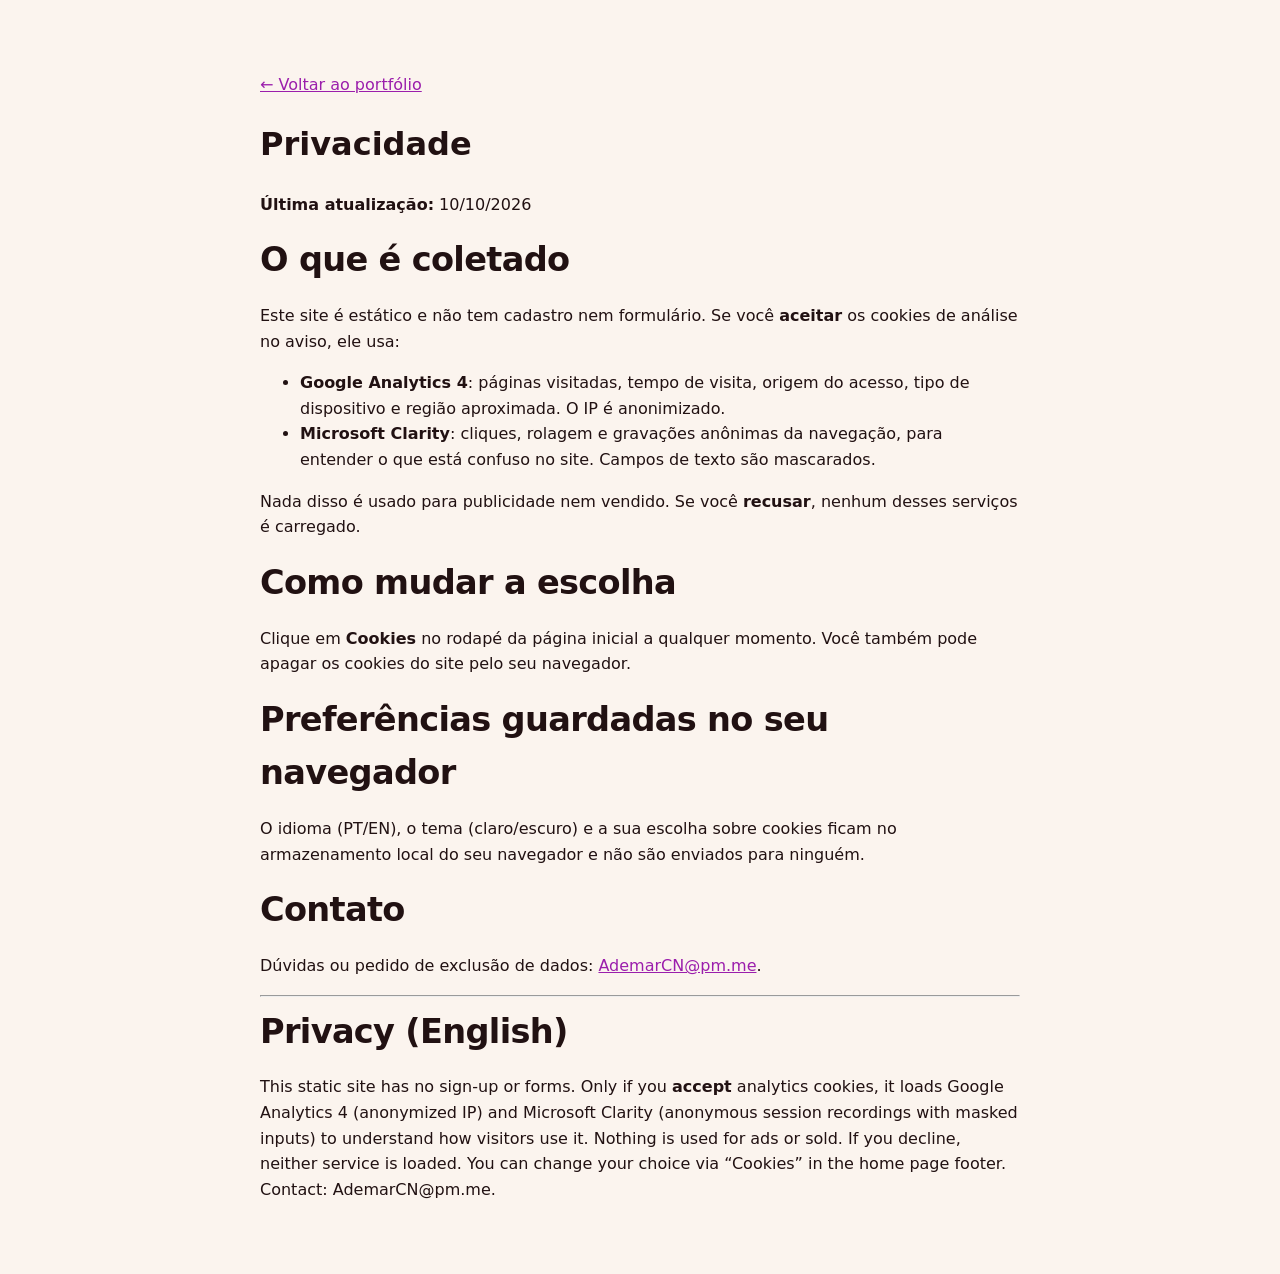
<file: privacidade.html>
<!doctype html>
<html lang="pt-BR">
<head>
  <meta charset="UTF-8" />
  <meta name="viewport" content="width=device-width, initial-scale=1" />
  <meta name="theme-color" content="#211112" />
  <link rel="icon" href="/favicon.ico" sizes="48x48" />
  <link rel="icon" href="/assets/favicon.svg" type="image/svg+xml" />
  <link rel="apple-touch-icon" href="/assets/apple-touch-icon.png" />
  <link rel="stylesheet" href="/styles.css" />
  <title>Privacidade — Ademar Chami Neto</title>
  <meta name="description" content="Como o portfólio de Ademar Chami Neto usa cookies de análise e o que é coletado." />
  <link rel="canonical" href="https://ademarchamineto.github.io/privacidade.html" />
</head>
<body>
  <main class="section container" style="max-width:760px">
    <p><a href="/">← Voltar ao portfólio</a></p>
    <h1>Privacidade</h1>
    <p><strong>Última atualização:</strong> 10/10/2026</p>

    <h2>O que é coletado</h2>
    <p>Este site é estático e não tem cadastro nem formulário. Se você <strong>aceitar</strong> os cookies de análise no aviso, ele usa:</p>
    <ul>
      <li><strong>Google Analytics 4</strong>: páginas visitadas, tempo de visita, origem do acesso, tipo de dispositivo e região aproximada. O IP é anonimizado.</li>
      <li><strong>Microsoft Clarity</strong>: cliques, rolagem e gravações anônimas da navegação, para entender o que está confuso no site. Campos de texto são mascarados.</li>
    </ul>
    <p>Nada disso é usado para publicidade nem vendido. Se você <strong>recusar</strong>, nenhum desses serviços é carregado.</p>

    <h2>Como mudar a escolha</h2>
    <p>Clique em <strong>Cookies</strong> no rodapé da página inicial a qualquer momento. Você também pode apagar os cookies do site pelo seu navegador.</p>

    <h2>Preferências guardadas no seu navegador</h2>
    <p>O idioma (PT/EN), o tema (claro/escuro) e a sua escolha sobre cookies ficam no armazenamento local do seu navegador e não são enviados para ninguém.</p>

    <h2>Contato</h2>
    <p>Dúvidas ou pedido de exclusão de dados: <a href="mailto:AdemarCN@pm.me">AdemarCN@pm.me</a>.</p>

    <hr />
    <h2 lang="en">Privacy (English)</h2>
    <p lang="en">This static site has no sign-up or forms. Only if you <strong>accept</strong> analytics cookies, it loads Google Analytics 4 (anonymized IP) and Microsoft Clarity (anonymous session recordings with masked inputs) to understand how visitors use it. Nothing is used for ads or sold. If you decline, neither service is loaded. You can change your choice via “Cookies” in the home page footer. Contact: AdemarCN@pm.me.</p>
  </main>
</body>
</html>
</file>
<file: styles.css>
:root {
  /* Paleta: Italian Roast #211112 · Cosy Coverlet #EFCCAF · Cafe Royale #6B4928
     Tudor Tan #B6885F · Minesweeper's Purple #9B1EAC · Clairvoyant #4C0657
     (os tons extras são clareamentos/escurecimentos dessas mesmas cores) */
  --bg: #fbf4ee;          /* Cosy Coverlet bem claro */
  --surface: #fffaf6;
  --surface-2: #f5e6d8;   /* Cosy Coverlet claro */
  --border: #e8d2bd;
  --text: #211112;        /* Italian Roast */
  --muted: #6b4928;       /* Cafe Royale */
  --accent: #9b1eac;      /* Minesweeper's Purple */
  --accent-2: #6b4928;    /* Cafe Royale */
  --accent-ink: #fffaf6;
  --tag-bg: #f4e3f6;      /* Purple bem claro */
  --tag-ink: #4c0657;     /* Clairvoyant */
  --grad-a: #9b1eac;
  --grad-b: #b6885f;      /* Tudor Tan */
  --shadow: 0 1px 2px rgba(33, 17, 18, .06), 0 12px 32px -12px rgba(76, 6, 87, .22);
  --radius: 16px;
  --font: "Inter", system-ui, -apple-system, "Segoe UI", sans-serif;
  --mono: "JetBrains Mono", ui-monospace, monospace;
  color-scheme: light;
}
@media (prefers-color-scheme: dark) {
  :root:not([data-theme="light"]) {
    --bg: #170b0c; --surface: #211112; --surface-2: #2b1719; --border: #3d2427;
    --text: #efccaf; --muted: #b6885f; --accent: #c65bd6; --accent-2: #b6885f; --accent-ink: #efccaf;
    --tag-bg: #4c0657; --tag-ink: #efccaf; --grad-a: #c65bd6; --grad-b: #efccaf;
    --shadow: 0 1px 2px rgba(0,0,0,.5), 0 12px 32px -12px rgba(155, 30, 172, .35);
    color-scheme: dark;
  }
}
:root[data-theme="dark"] {
  --bg: #170b0c; --surface: #211112; --surface-2: #2b1719; --border: #3d2427;
  --text: #efccaf; --muted: #b6885f; --accent: #c65bd6; --accent-2: #b6885f; --accent-ink: #efccaf;
  --tag-bg: #4c0657; --tag-ink: #efccaf; --grad-a: #c65bd6; --grad-b: #efccaf;
  --shadow: 0 1px 2px rgba(0,0,0,.5), 0 12px 32px -12px rgba(155, 30, 172, .35);
  color-scheme: dark;
}

* { box-sizing: border-box; }
html { scroll-behavior: smooth; scroll-padding-top: 80px; }
@media (prefers-reduced-motion: reduce) { html { scroll-behavior: auto; } * { transition: none !important; animation: none !important; } }
body { margin: 0; background: var(--bg); color: var(--text); font-family: var(--font); line-height: 1.6; -webkit-font-smoothing: antialiased; }
a { color: var(--accent); }
img { max-width: 100%; display: block; }
:focus-visible { outline: 3px solid var(--accent); outline-offset: 3px; border-radius: 6px; }
.container { width: min(1120px, 100% - 32px); margin-inline: auto; }
.skip { position: absolute; left: -999px; top: 8px; background: #9b1eac; color: #fffaf6; padding: 8px 14px; border-radius: 8px; z-index: 100; }
.skip:focus { left: 12px; }

/* navegação */
.nav { position: sticky; top: 0; z-index: 50; background: color-mix(in srgb, var(--bg) 85%, transparent); backdrop-filter: blur(10px); border-bottom: 1px solid var(--border); }
.nav-inner { display: flex; align-items: center; gap: 24px; height: 64px; }
.logo { font-weight: 800; font-size: 1.3rem; text-decoration: none; color: var(--text); letter-spacing: -.02em; }
.logo span { color: var(--accent); }
.nav nav { display: flex; gap: 22px; margin-left: auto; }
.nav nav a { color: var(--muted); text-decoration: none; font-weight: 500; font-size: .95rem; }
.nav nav a:hover { color: var(--text); }
.nav-actions { display: flex; gap: 8px; }
.lang, .theme { height: 36px; min-width: 36px; padding: 0 10px; border-radius: 10px; border: 1px solid var(--border); background: var(--surface); color: var(--text); font: 600 .8rem var(--font); cursor: pointer; display: inline-flex; align-items: center; justify-content: center; }
.theme svg { width: 18px; height: 18px; fill: none; stroke: currentColor; stroke-width: 2; stroke-linecap: round; }
.i-moon { display: none; }
:root[data-theme="dark"] .i-sun { display: none; }
:root[data-theme="dark"] .i-moon { display: block; }
@media (prefers-color-scheme: dark) {
  :root:not([data-theme="light"]) .i-sun { display: none; }
  :root:not([data-theme="light"]) .i-moon { display: block; }
}
@media (max-width: 720px) { .nav nav { display: none; } .nav-actions { margin-left: auto; } }

/* hero */
.hero { display: grid; grid-template-columns: 1.4fr 1fr; gap: 48px; align-items: center; padding: 72px 0 56px; }
.eyebrow { color: var(--accent-2); font-weight: 600; margin: 0; }
.hero h1 { font-size: clamp(2.2rem, 5vw, 3.6rem); line-height: 1.05; letter-spacing: -.03em; margin: 6px 0 8px; }
.role { font-size: clamp(1.2rem, 2.4vw, 1.6rem); font-weight: 600; margin: 0 0 18px; background: linear-gradient(90deg, var(--grad-a), var(--grad-b)); -webkit-background-clip: text; background-clip: text; color: transparent; }
.lead { color: var(--muted); font-size: 1.08rem; max-width: 60ch; margin: 0 0 28px; }
.cta { display: flex; gap: 12px; flex-wrap: wrap; }
.cta.center { justify-content: center; }
.btn { display: inline-flex; align-items: center; gap: 8px; padding: 12px 20px; border-radius: 12px; border: 1px solid var(--border); background: var(--surface); color: var(--text); text-decoration: none; font-weight: 600; transition: transform .15s ease, box-shadow .15s ease; }
.btn:hover { transform: translateY(-1px); box-shadow: var(--shadow); }
.btn.primary { background: #9b1eac; border-color: #9b1eac; color: #fffaf6; }
.btn.primary:hover { background: #4c0657; border-color: #4c0657; }
.social { list-style: none; padding: 0; margin: 28px 0 0; display: flex; gap: 18px; flex-wrap: wrap; }
.social a { display: inline-flex; align-items: center; gap: 8px; color: var(--muted); text-decoration: none; font-weight: 500; font-size: .95rem; }
.social a:hover { color: var(--text); }
.social svg { width: 18px; height: 18px; fill: currentColor; }
.hero-photo { display: flex; flex-direction: column; align-items: center; gap: 14px; }
.photo-frame { position: relative; width: min(320px, 70vw); aspect-ratio: 1; border-radius: 32px; padding: 6px; background: linear-gradient(135deg, var(--grad-a), var(--grad-b)); box-shadow: var(--shadow); }
.photo-frame img, .photo-frame .initials { width: 100%; height: 100%; border-radius: 26px; object-fit: cover; }
.photo-frame .initials { display: none; place-items: center; background: var(--surface); font-size: 5rem; font-weight: 800; color: var(--accent); letter-spacing: -.04em; }
.photo-frame:not(:has(img)) .initials { display: grid; }
.location { color: var(--muted); font-size: .92rem; margin: 0; text-align: center; }
@media (max-width: 860px) {
  .hero { grid-template-columns: 1fr; padding-top: 40px; gap: 32px; }
  .hero-photo { order: -1; }
  .photo-frame { width: 180px; }
}

/* seções */
.section { padding: 56px 0; }
.section h2 { font-size: clamp(1.6rem, 3vw, 2.1rem); letter-spacing: -.02em; margin: 0 0 6px; }
.section-sub { color: var(--muted); margin: 0 0 28px; }

/* projetos */
.projects { display: grid; grid-template-columns: repeat(2, 1fr); gap: 24px; }
@media (max-width: 860px) { .projects { grid-template-columns: 1fr; } }
.project { background: var(--surface); border: 1px solid var(--border); border-radius: var(--radius); overflow: hidden; display: flex; flex-direction: column; box-shadow: var(--shadow); transition: transform .2s ease; }
.project:hover { transform: translateY(-3px); }
.shot { display: block; aspect-ratio: 16 / 10; overflow: hidden; background: var(--surface-2); border-bottom: 1px solid var(--border); }
.shot img { width: 100%; height: 100%; object-fit: cover; object-position: top; transition: transform .4s ease; }
.project:hover .shot img { transform: scale(1.03); }
.sacd-art { width: 100%; height: 100%; position: relative; background: radial-gradient(circle at 30% 40%, #3a1d20, #211112); color: #b6885f; }
.sacd-art svg { position: absolute; inset: 0; width: 100%; height: 100%; }
.sacd-art span { position: absolute; left: 22px; bottom: 16px; font-weight: 800; font-size: 1.6rem; color: #efccaf; letter-spacing: .04em; }
.project-body { padding: 22px 22px 20px; display: flex; flex-direction: column; gap: 12px; flex: 1; }
.project h3 { margin: 0; font-size: 1.25rem; }
.project h3 small { color: var(--muted); font-weight: 500; font-size: .85rem; }
.project p { margin: 0; color: var(--muted); }
.highlights { margin: 0; padding-left: 18px; color: var(--text); font-size: .93rem; }
.highlights li::marker { color: var(--accent-2); }
.tags { list-style: none; display: flex; flex-wrap: wrap; gap: 6px; padding: 0; margin: 0; }
.tags li { font: 500 .76rem var(--mono); background: var(--tag-bg); color: var(--tag-ink); padding: 4px 9px; border-radius: 999px; }
.links { display: flex; gap: 16px; margin-top: auto; padding-top: 6px; }
.links a { font-weight: 600; text-decoration: none; }
.links a::after { content: " →"; }
.links a:hover { text-decoration: underline; }
.links .demo { color: var(--accent-2); }

/* experiência */
.timeline { list-style: none; padding: 0; margin: 24px 0 0; border-left: 2px solid var(--border); }
.timeline li { position: relative; padding: 0 0 28px 26px; }
.timeline li::before { content: ""; position: absolute; left: -8px; top: 6px; width: 14px; height: 14px; border-radius: 50%; background: var(--accent); box-shadow: 0 0 0 4px var(--bg); }
.timeline li.edu::before { background: var(--accent-2); }
.timeline .when { font: 500 .8rem var(--mono); color: var(--muted); }
.timeline h3 { margin: 2px 0 0; font-size: 1.1rem; }
.timeline .where { margin: 0 0 6px; color: var(--accent); font-weight: 500; }
.timeline p { margin: 0; color: var(--muted); max-width: 70ch; }

/* tecnologias */
.skills { display: grid; grid-template-columns: repeat(auto-fit, minmax(300px, 1fr)); gap: 16px; margin-top: 24px; }
.skill-group { background: var(--surface); border: 1px solid var(--border); border-radius: var(--radius); padding: 18px; }
.skill-group h3 { margin: 0 0 12px; font-size: 1rem; }

/* contato */
.contact { text-align: center; }
.contact p { color: var(--muted); max-width: 56ch; margin: 8px auto 24px; }

.footer { border-top: 1px solid var(--border); padding: 24px 0 40px; color: var(--muted); font-size: .88rem; text-align: center; }

/* ===== Aviso de cookies (LGPD) ===== */
.consent { position: fixed; z-index: 100; left: 16px; right: 16px; bottom: 16px; max-width: 760px; margin: 0 auto;
  display: flex; gap: 16px; align-items: center; justify-content: space-between; flex-wrap: wrap;
  padding: 16px 20px; background: var(--surface); color: var(--text); border: 1px solid var(--border);
  border-radius: var(--radius); box-shadow: var(--shadow); }
.consent[hidden] { display: none; }
.consent p { margin: 0; flex: 1 1 320px; font-size: .95rem; }
.consent-actions { display: flex; gap: 8px; }
.link { background: none; border: 0; padding: 0; font: inherit; color: var(--accent); text-decoration: underline; cursor: pointer; }
.link[hidden] { display: none; }
</file>
